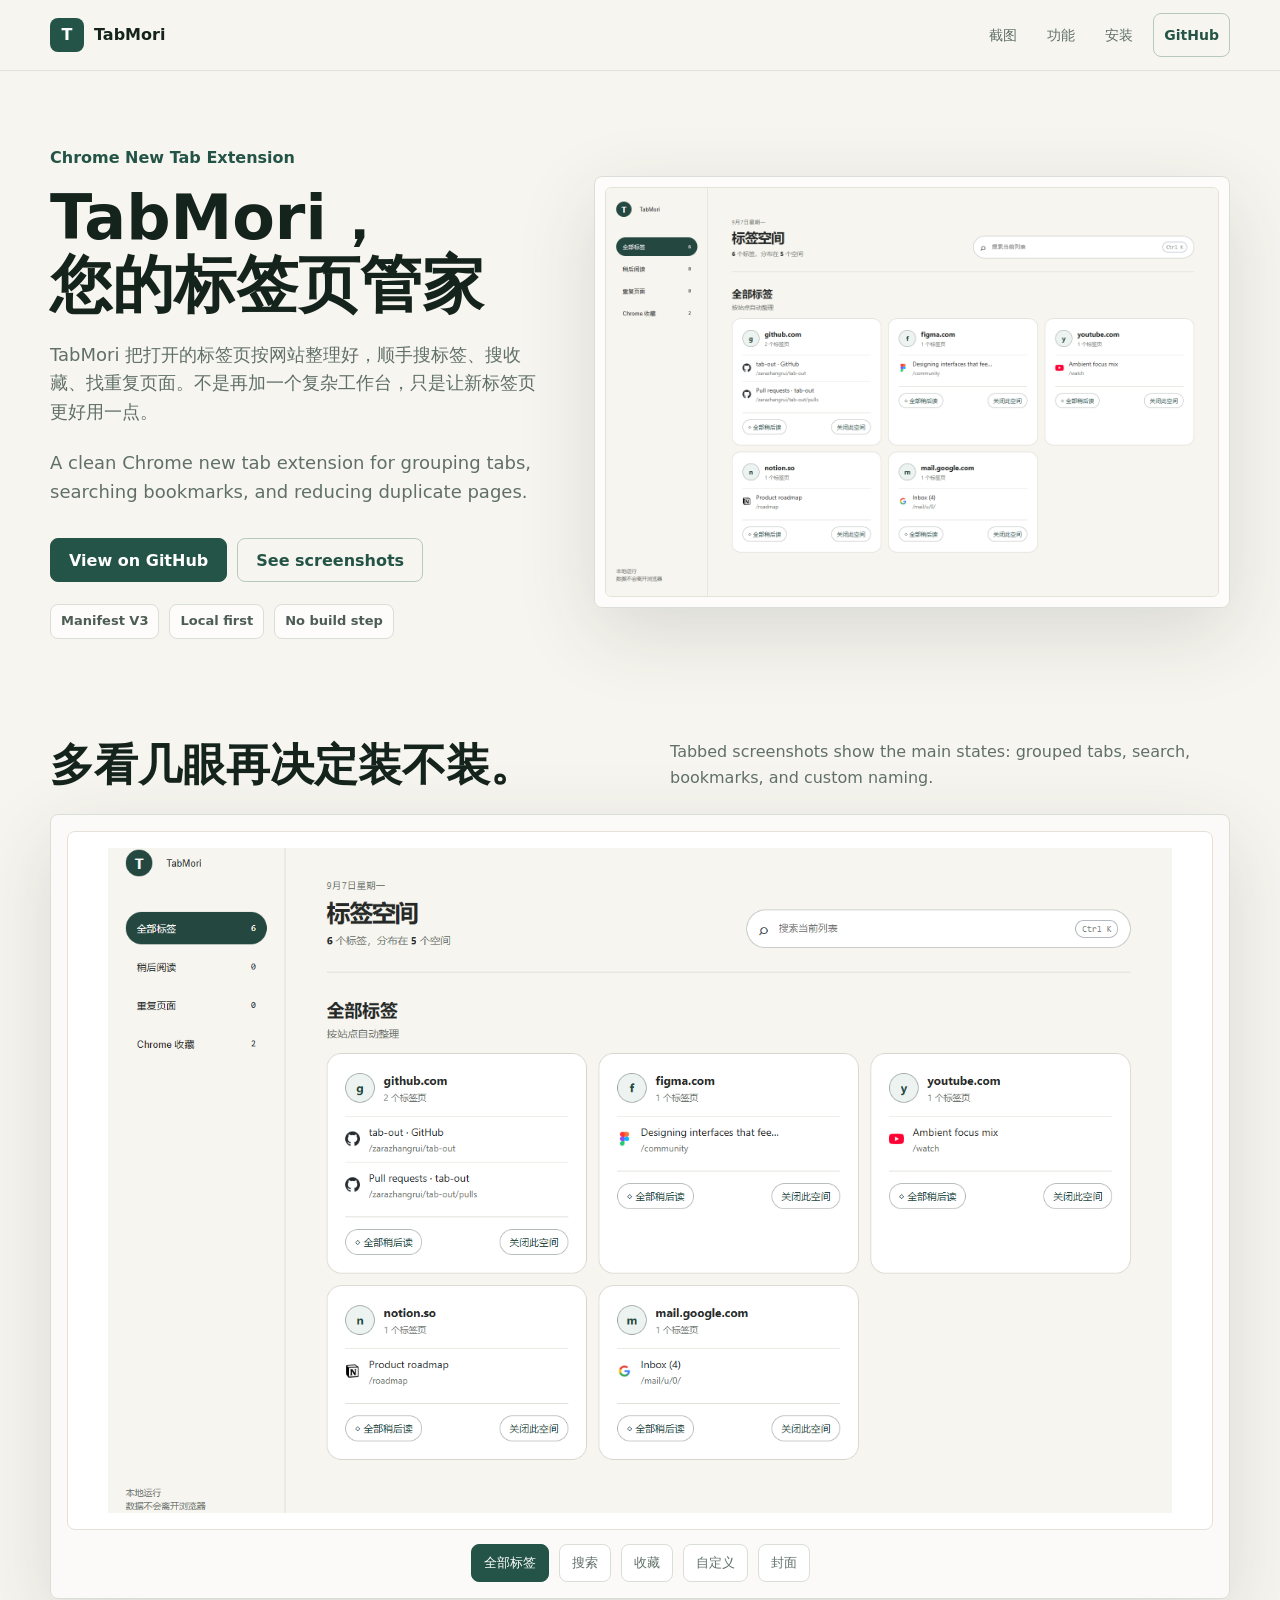
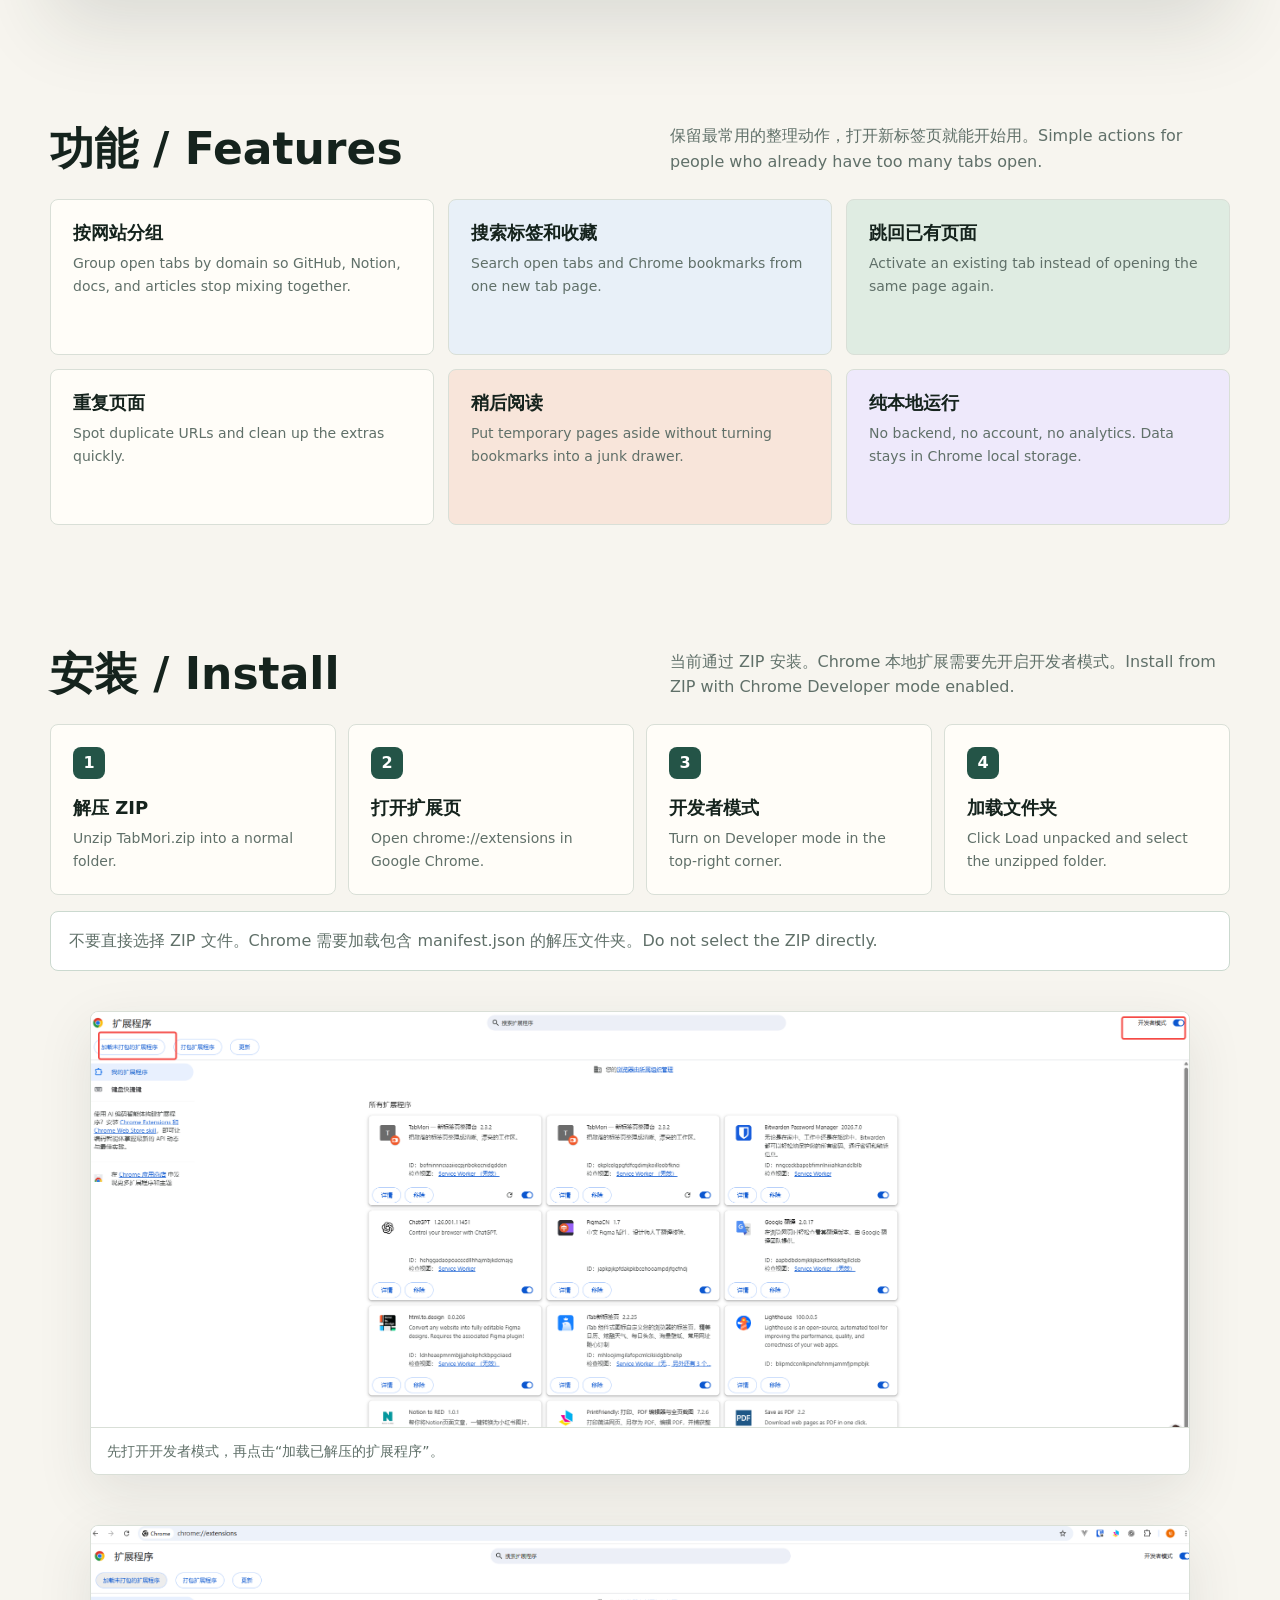
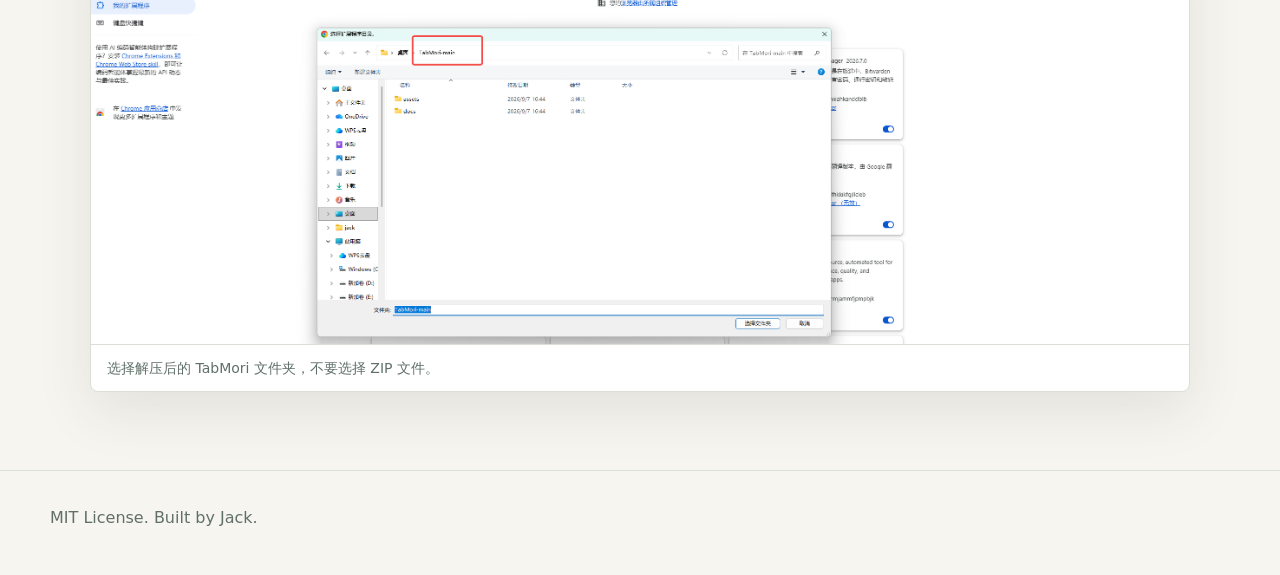
<file: docs/index.html>
<!doctype html>
<html lang="zh-CN">
<head>
  <meta charset="utf-8">
  <meta name="viewport" content="width=device-width, initial-scale=1">
  <meta name="description" content="TabMori is a clean Chrome new tab extension for organizing too many tabs.">
  <title>TabMori - Clean Chrome Tab Organizer</title>
  <style>
    :root {
      color-scheme: light;
      --bg: #f7f5ef;
      --ink: #15231d;
      --muted: #607069;
      --line: #d9dfd7;
      --card: #fffdf8;
      --green: #245447;
      --green-2: #dfece2;
      --blue: #e8f0f8;
      --peach: #f8e5da;
      --lav: #eee9fb;
      --shadow: 0 24px 80px rgba(37, 53, 45, .14);
    }

    * { box-sizing: border-box; }

    html { scroll-behavior: smooth; }

    body {
      margin: 0;
      background: var(--bg);
      color: var(--ink);
      font-family: Inter, ui-sans-serif, system-ui, -apple-system, BlinkMacSystemFont, "Segoe UI", sans-serif;
      line-height: 1.6;
    }

    a { color: inherit; text-decoration: none; }

    img { display: block; max-width: 100%; }

    .wrap {
      width: min(1180px, calc(100% - 40px));
      margin: 0 auto;
    }

    header {
      position: sticky;
      top: 0;
      z-index: 20;
      border-bottom: 1px solid rgba(217, 223, 215, .82);
      background: rgba(247, 245, 239, .86);
      backdrop-filter: blur(16px);
    }

    nav {
      min-height: 70px;
      display: flex;
      align-items: center;
      justify-content: space-between;
      gap: 18px;
    }

    .brand,
    .nav-links,
    .actions,
    .badges,
    .slide-tabs {
      display: flex;
      align-items: center;
      flex-wrap: wrap;
      gap: 10px;
    }

    .brand { font-weight: 850; }

    .mark {
      display: grid;
      place-items: center;
      width: 34px;
      height: 34px;
      border-radius: 8px;
      background: var(--green);
      color: #fff;
      font-weight: 850;
    }

    .nav-links { color: var(--muted); font-size: 14px; }

    .nav-links a {
      padding: 7px 10px;
      border-radius: 8px;
    }

    .nav-links a:hover { background: #fff; }

    .button {
      display: inline-flex;
      align-items: center;
      justify-content: center;
      min-height: 44px;
      padding: 0 18px;
      border-radius: 8px;
      border: 1px solid var(--green);
      background: var(--green);
      color: #fff;
      font-weight: 760;
    }

    .button.secondary {
      background: transparent;
      color: var(--green);
      border-color: #b7c8bd;
    }

    .hero {
      padding: 74px 0 38px;
    }

    .hero-grid {
      display: grid;
      grid-template-columns: .88fr 1.12fr;
      gap: 44px;
      align-items: center;
    }

    .eyebrow {
      margin: 0 0 14px;
      color: var(--green);
      font-weight: 820;
    }

    h1,
    h2,
    h3,
    p {
      letter-spacing: 0;
    }

    h1 {
      margin: 0;
      font-size: clamp(42px, 5vw, 62px);
      line-height: 1.08;
      max-width: 760px;
    }

    h1 span {
      display: block;
      white-space: nowrap;
    }

    .lead {
      margin: 22px 0 0;
      color: var(--muted);
      font-size: 18px;
      max-width: 650px;
    }

    .actions { margin-top: 32px; }

    .badges { margin-top: 22px; color: #4d5d54; }

    .badge {
      border: 1px solid var(--line);
      background: rgba(255, 255, 255, .72);
      border-radius: 8px;
      padding: 6px 10px;
      font-size: 13px;
      font-weight: 720;
    }

    .screen-frame {
      border: 1px solid var(--line);
      border-radius: 8px;
      padding: 10px;
      background: rgba(255, 255, 255, .72);
      box-shadow: var(--shadow);
    }

    .screen-frame img {
      width: 100%;
      border-radius: 6px;
      border: 1px solid #e7e1d7;
    }

    section { padding: 62px 0; }

    .section-head {
      display: flex;
      align-items: end;
      justify-content: space-between;
      gap: 28px;
      margin-bottom: 24px;
    }

    h2 {
      margin: 0;
      font-size: clamp(30px, 4vw, 44px);
      line-height: 1.15;
    }

    .section-head p {
      margin: 0;
      max-width: 560px;
      color: var(--muted);
    }

    .carousel {
      border: 1px solid var(--line);
      border-radius: 8px;
      background: rgba(255, 255, 255, .58);
      padding: 16px;
      box-shadow: var(--shadow);
    }

    .slides {
      display: grid;
      overflow: hidden;
      border-radius: 8px;
      border: 1px solid #e6e0d7;
      background: #fff;
    }

    .slide {
      grid-area: 1 / 1;
      opacity: 0;
      visibility: hidden;
      transform: translateY(8px);
      transition: opacity .28s ease, transform .28s ease, visibility .28s ease;
    }

    .slide.active {
      opacity: 1;
      visibility: visible;
      transform: translateY(0);
    }

    .slide img {
      width: 100%;
      aspect-ratio: 16 / 10;
      object-fit: cover;
    }

    .slide-tabs {
      justify-content: center;
      margin-top: 14px;
    }

    .slide-tab {
      border: 1px solid var(--line);
      background: #fff;
      color: var(--muted);
      border-radius: 8px;
      padding: 9px 12px;
      font: 720 14px inherit;
      cursor: pointer;
    }

    .slide-tab.active {
      background: var(--green);
      border-color: var(--green);
      color: #fff;
    }

    .features {
      display: grid;
      grid-template-columns: repeat(3, 1fr);
      gap: 14px;
    }

    .feature,
    .step {
      min-height: 156px;
      border: 1px solid var(--line);
      border-radius: 8px;
      background: var(--card);
      padding: 22px;
    }

    .feature:nth-child(2) { background: var(--blue); }
    .feature:nth-child(3) { background: var(--green-2); }
    .feature:nth-child(5) { background: var(--peach); }
    .feature:nth-child(6) { background: var(--lav); }

    .feature h3,
    .step h3 {
      margin: 0 0 8px;
      font-size: 18px;
      line-height: 1.25;
    }

    .feature p,
    .step p {
      margin: 0;
      color: var(--muted);
      font-size: 14px;
    }

    .install {
      display: grid;
      grid-template-columns: repeat(4, 1fr);
      gap: 12px;
      counter-reset: step;
    }

    .step { counter-increment: step; }

    .step::before {
      content: counter(step);
      display: grid;
      place-items: center;
      width: 32px;
      height: 32px;
      margin-bottom: 18px;
      border-radius: 8px;
      background: var(--green);
      color: #fff;
      font-weight: 850;
    }

    .note {
      margin-top: 16px;
      padding: 16px 18px;
      border-radius: 8px;
      border: 1px solid #cbd9cf;
      background: #fff;
      color: var(--muted);
    }

    .install-shots {
      display: grid;
      gap: 18px;
      margin-top: 24px;
    }

    .install-shot {
      overflow: hidden;
      border: 1px solid var(--line);
      border-radius: 8px;
      background: #fff;
      box-shadow: 0 18px 56px rgba(37, 53, 45, .1);
    }

    .install-shot img {
      width: 100%;
      border-bottom: 1px solid var(--line);
    }

    .install-shot figcaption {
      padding: 12px 16px;
      color: var(--muted);
      font-size: 14px;
      margin: 0;
    }

    footer {
      padding: 34px 0 44px;
      color: var(--muted);
      border-top: 1px solid var(--line);
    }

    @media (max-width: 900px) {
      .hero-grid,
      .features,
      .install {
        grid-template-columns: 1fr;
      }

      .section-head {
        display: block;
      }

      .section-head p {
        margin-top: 12px;
      }
    }
  </style>
</head>
<body>
  <header>
    <nav class="wrap">
      <a class="brand" href="#">
        <span class="mark">T</span>
        <span>TabMori</span>
      </a>
      <div class="nav-links">
        <a href="#screenshots">截图</a>
        <a href="#features">功能</a>
        <a href="#install">安装</a>
        <a class="button secondary" href="https://github.com/chuanyue2025/TabMori">GitHub</a>
      </div>
    </nav>
  </header>

  <main>
    <section class="hero">
      <div class="wrap hero-grid">
        <div>
          <p class="eyebrow">Chrome New Tab Extension</p>
          <h1><span>TabMori，</span><span>您的标签页管家</span></h1>
          <p class="lead">TabMori 把打开的标签页按网站整理好，顺手搜标签、搜收藏、找重复页面。不是再加一个复杂工作台，只是让新标签页更好用一点。</p>
          <p class="lead">A clean Chrome new tab extension for grouping tabs, searching bookmarks, and reducing duplicate pages.</p>
          <div class="actions">
            <a class="button" href="https://github.com/chuanyue2025/TabMori">View on GitHub</a>
            <a class="button secondary" href="#screenshots">See screenshots</a>
          </div>
          <div class="badges">
            <span class="badge">Manifest V3</span>
            <span class="badge">Local first</span>
            <span class="badge">No build step</span>
          </div>
        </div>
        <div class="screen-frame">
          <img src="assets/screenshot-tabs.png" alt="TabMori tab groups screenshot">
        </div>
      </div>
    </section>

    <section id="screenshots">
      <div class="wrap">
        <div class="section-head">
          <h2>多看几眼再决定装不装。</h2>
          <p>Tabbed screenshots show the main states: grouped tabs, search, bookmarks, and custom naming.</p>
        </div>
        <div class="carousel" aria-label="TabMori screenshots">
          <div class="slides">
            <figure class="slide active">
              <img src="assets/screenshot-tabs.png" alt="All tabs grouped by website">
            </figure>
            <figure class="slide">
              <img src="assets/screenshot-search.png" alt="Search tabs in TabMori">
            </figure>
            <figure class="slide">
              <img src="assets/screenshot-bookmarks.png" alt="Search Chrome bookmarks in TabMori">
            </figure>
            <figure class="slide">
              <img src="assets/screenshot-rename.png" alt="Rename TabMori page title locally">
            </figure>
            <figure class="slide">
              <img src="assets/cover.png" alt="TabMori cover illustration">
            </figure>
          </div>
          <div class="slide-tabs" role="tablist" aria-label="Choose screenshot">
            <button class="slide-tab active" type="button" data-slide="0">全部标签</button>
            <button class="slide-tab" type="button" data-slide="1">搜索</button>
            <button class="slide-tab" type="button" data-slide="2">收藏</button>
            <button class="slide-tab" type="button" data-slide="3">自定义</button>
            <button class="slide-tab" type="button" data-slide="4">封面</button>
          </div>
        </div>
      </div>
    </section>

    <section id="features">
      <div class="wrap">
        <div class="section-head">
          <h2>功能 / Features</h2>
          <p>保留最常用的整理动作，打开新标签页就能开始用。Simple actions for people who already have too many tabs open.</p>
        </div>
        <div class="features">
          <article class="feature">
            <h3>按网站分组</h3>
            <p>Group open tabs by domain so GitHub, Notion, docs, and articles stop mixing together.</p>
          </article>
          <article class="feature">
            <h3>搜索标签和收藏</h3>
            <p>Search open tabs and Chrome bookmarks from one new tab page.</p>
          </article>
          <article class="feature">
            <h3>跳回已有页面</h3>
            <p>Activate an existing tab instead of opening the same page again.</p>
          </article>
          <article class="feature">
            <h3>重复页面</h3>
            <p>Spot duplicate URLs and clean up the extras quickly.</p>
          </article>
          <article class="feature">
            <h3>稍后阅读</h3>
            <p>Put temporary pages aside without turning bookmarks into a junk drawer.</p>
          </article>
          <article class="feature">
            <h3>纯本地运行</h3>
            <p>No backend, no account, no analytics. Data stays in Chrome local storage.</p>
          </article>
        </div>
      </div>
    </section>

    <section id="install">
      <div class="wrap">
        <div class="section-head">
          <h2>安装 / Install</h2>
          <p>当前通过 ZIP 安装。Chrome 本地扩展需要先开启开发者模式。Install from ZIP with Chrome Developer mode enabled.</p>
        </div>
        <div class="install">
          <article class="step">
            <h3>解压 ZIP</h3>
            <p>Unzip TabMori.zip into a normal folder.</p>
          </article>
          <article class="step">
            <h3>打开扩展页</h3>
            <p>Open chrome://extensions in Google Chrome.</p>
          </article>
          <article class="step">
            <h3>开发者模式</h3>
            <p>Turn on Developer mode in the top-right corner.</p>
          </article>
          <article class="step">
            <h3>加载文件夹</h3>
            <p>Click Load unpacked and select the unzipped folder.</p>
          </article>
        </div>
        <p class="note">不要直接选择 ZIP 文件。Chrome 需要加载包含 manifest.json 的解压文件夹。Do not select the ZIP directly.</p>
        <div class="install-shots">
          <figure class="install-shot">
            <img src="assets/install-step-1.png" alt="Chrome extensions page with Developer mode and Load unpacked highlighted">
            <figcaption>先打开开发者模式，再点击“加载已解压的扩展程序”。</figcaption>
          </figure>
          <figure class="install-shot">
            <img src="assets/install-step-2.png" alt="Choose the unzipped TabMori folder in Chrome">
            <figcaption>选择解压后的 TabMori 文件夹，不要选择 ZIP 文件。</figcaption>
          </figure>
        </div>
      </div>
    </section>
  </main>

  <footer>
    <div class="wrap">MIT License. Built by Jack.</div>
  </footer>

  <script>
    const slides = Array.from(document.querySelectorAll('.slide'));
    const tabs = Array.from(document.querySelectorAll('.slide-tab'));
    let active = 0;

    function showSlide(index) {
      active = index;
      slides.forEach((slide, i) => slide.classList.toggle('active', i === index));
      tabs.forEach((tab, i) => tab.classList.toggle('active', i === index));
    }

    tabs.forEach((tab, index) => {
      tab.addEventListener('click', () => showSlide(index));
    });

    setInterval(() => showSlide((active + 1) % slides.length), 4200);
  </script>
</body>
</html>
</file>
